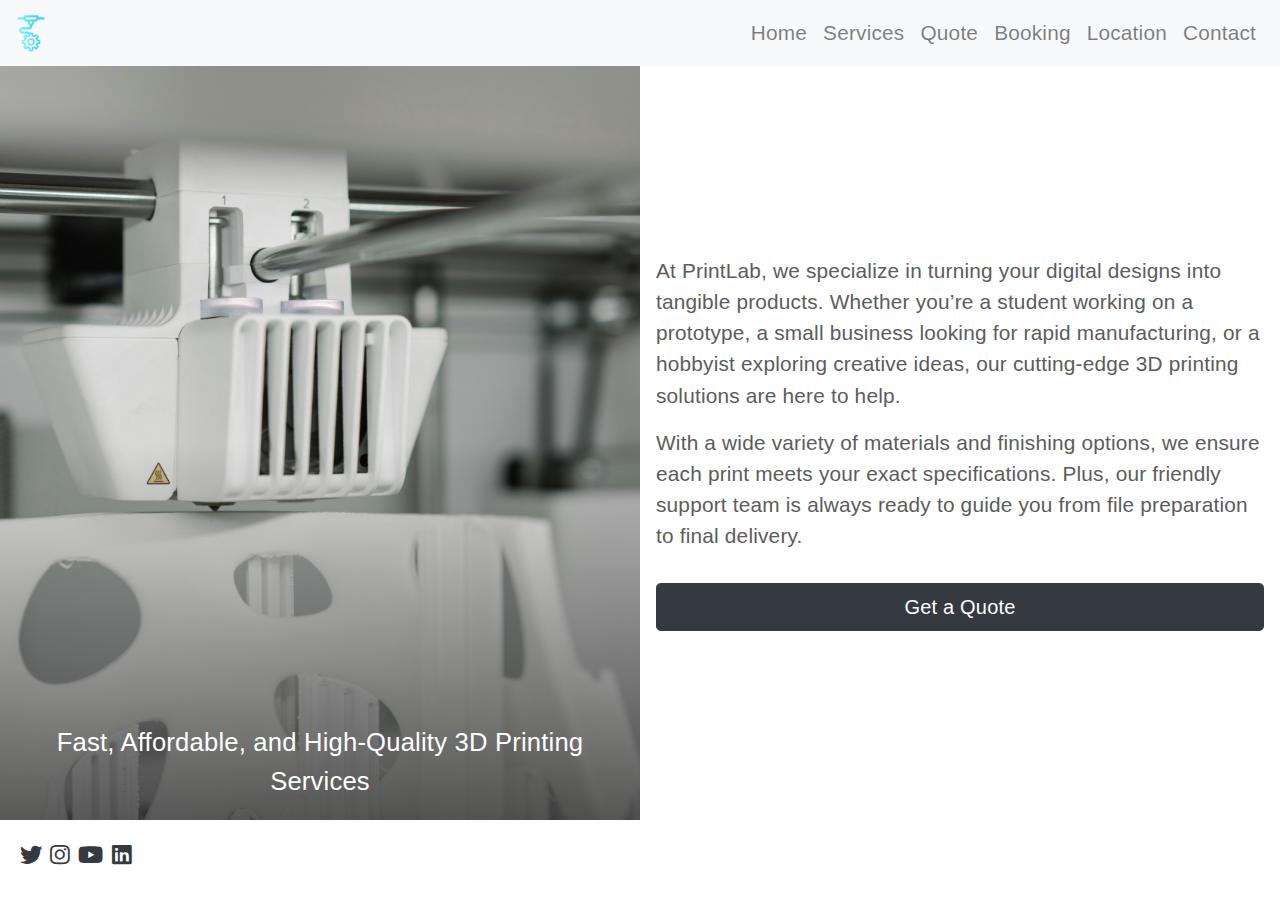
<file: index.html>
<!DOCTYPE html>
<html lang="en">
<head>
    <meta charset="UTF-8" />
    <meta name="viewport" content="width=device-width, initial-scale=1.0"/>
    <title>PrintLab - Home</title>
    <link rel="stylesheet" href="https://stackpath.bootstrapcdn.com/bootstrap/4.5.2/css/bootstrap.min.css">
    <link rel="stylesheet" href="https://cdnjs.cloudflare.com/ajax/libs/font-awesome/6.0.0-beta3/css/all.min.css"/>
    <link rel="stylesheet" href="css/style.css">
</head>
<body>
<div id="page-container">
    <div id="navbar-placeholder"></div>
    <script>
        fetch('navbar.html')
          .then(response => response.text())
          .then(data => { document.getElementById('navbar-placeholder').innerHTML = data; })
          .catch(error => console.error('Error loading navbar:', error));
    </script>

    <div id="main-content" class="container-fluid p-0">
        <div class="row no-gutters full-height">
            <div class="col-md-6 position-relative image-column full-height">
                <img src="images/homepage.jpg" alt="3D printer" class="img-fluid w-100 h-100">
                <div style="position: absolute; left: 0; bottom: 0; width: 100%; height: 50%; background: linear-gradient(to top, rgba(0,0,0,0.6), transparent);"></div>
                <div class="position-absolute text-white" style="bottom: 20px; left: 20px; right: 20px; text-align: center;font-family: Helvetica, sans-serif; font-size: 1.6rem; font-weight: 100;">
                    Fast, Affordable, and High-Quality 3D Printing Services
                </div>
            </div>
            <div class="col-md-6 d-flex flex-column justify-content-center p-3 full-height">
                    <p>
                        At PrintLab, we specialize in turning your digital designs into tangible products.
                        Whether you’re a student working on a prototype, a small business looking for rapid
                        manufacturing, or a hobbyist exploring creative ideas, our cutting-edge 3D printing
                        solutions are here to help.
                    </p>
                    <p>
                        With a wide variety of materials and finishing options, we ensure each print meets your
                        exact specifications. Plus, our friendly support team is always ready to guide you from
                        file preparation to final delivery.
                    </p>
                    <a href="quote.html" class="btn btn-dark btn-lg mt-3">Get a Quote</a>
            </div>
        </div>
    </div>

    <div id="footer-placeholder"></div>
    <script>
        fetch('footer.html')
          .then(response => response.text())
          .then(data => { document.getElementById('footer-placeholder').innerHTML = data; })
          .catch(error => console.error('Error loading footer:', error));
    </script>
</div>

<script src="https://code.jquery.com/jquery-3.5.1.slim.min.js"></script>
<script src="https://cdn.jsdelivr.net/npm/popper.js@1.16.1/dist/umd/popper.min.js"></script>
<script src="https://stackpath.bootstrapcdn.com/bootstrap/4.5.2/js/bootstrap.min.js"></script>
</body>
</html>
</file>
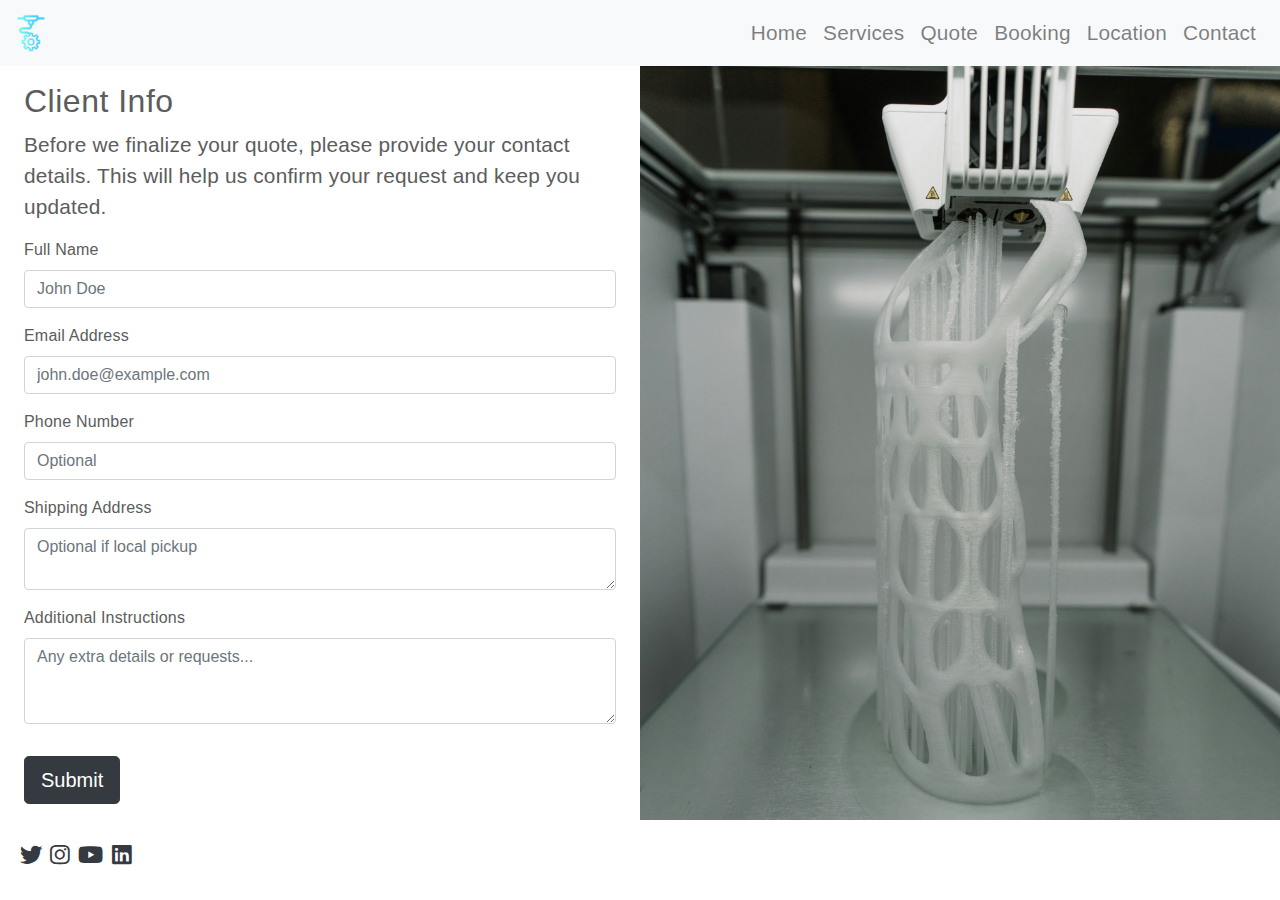
<file: client-info.html>
<!DOCTYPE html>
<html lang="en">
<head>
  <meta charset="UTF-8" />
  <title>Client Info - PrintLab</title>
  <meta name="viewport" content="width=device-width, initial-scale=1.0"/>
  <link rel="stylesheet" href="https://stackpath.bootstrapcdn.com/bootstrap/4.5.2/css/bootstrap.min.css">
  <link rel="stylesheet" href="https://cdnjs.cloudflare.com/ajax/libs/font-awesome/6.0.0-beta3/css/all.min.css"/>
  <link rel="stylesheet" href="css/style.css">
</head>
<body>
<div id="page-container">
  <div id="navbar-placeholder"></div>
  <script>
    fetch('navbar.html')
      .then(response => response.text())
      .then(data => { document.getElementById('navbar-placeholder').innerHTML = data; })
      .catch(error => console.error('Error loading navbar:', error));
  </script>

  <div id="main-content" class="container-fluid p-0" style="min-height:80vh;">
    <div class="row no-gutters full-height">
      <div class="col-md-6 d-flex flex-column justify-content-center p-4 full-height">
        <h2>Client Info</h2>
        <p>
          Before we finalize your quote, please provide your contact details.
          This will help us confirm your request and keep you updated.
        </p>
        <form id="clientInfoForm">
          <div class="form-group">
            <label for="fullName">Full Name</label>
            <input type="text" class="form-control" id="fullName" placeholder="John Doe" required>
          </div>
          <div class="form-group">
            <label for="emailAddress">Email Address</label>
            <input type="email" class="form-control" id="emailAddress" placeholder="john.doe@example.com" required>
          </div>
          <div class="form-group">
            <label for="phoneNumber">Phone Number</label>
            <input type="tel" class="form-control" id="phoneNumber" placeholder="Optional">
          </div>
          <div class="form-group">
            <label for="shippingAddress">Shipping Address</label>
            <textarea class="form-control" id="shippingAddress" rows="2" placeholder="Optional if local pickup"></textarea>
          </div>
          <div class="form-group">
            <label for="additionalInstructions">Additional Instructions</label>
            <textarea class="form-control" id="additionalInstructions" rows="3" placeholder="Any extra details or requests..."></textarea>
          </div>
          <button type="submit" class="btn btn-dark btn-lg mt-3">Submit</button>
        </form>
      </div>
      <div class="col-md-6 position-relative image-column full-height">
        <img src="images/client_info.jpg" alt="Client Info" class="img-fluid w-100" style="object-fit: cover;">
      </div>
    </div>
  </div>

  <div id="footer-placeholder"></div>
  <script>
    fetch('footer.html')
      .then(response => response.text())
      .then(data => { document.getElementById('footer-placeholder').innerHTML = data; })
      .catch(error => console.error('Error loading footer:', error));
  </script>
</div>

<script src="https://code.jquery.com/jquery-3.5.1.slim.min.js"></script>
<script src="https://cdn.jsdelivr.net/npm/popper.js@1.16.1/dist/umd/popper.min.js"></script>
<script src="https://stackpath.bootstrapcdn.com/bootstrap/4.5.2/js/bootstrap.min.js"></script>
<script src="js/main.js"></script>
</body>
</html>
</file>
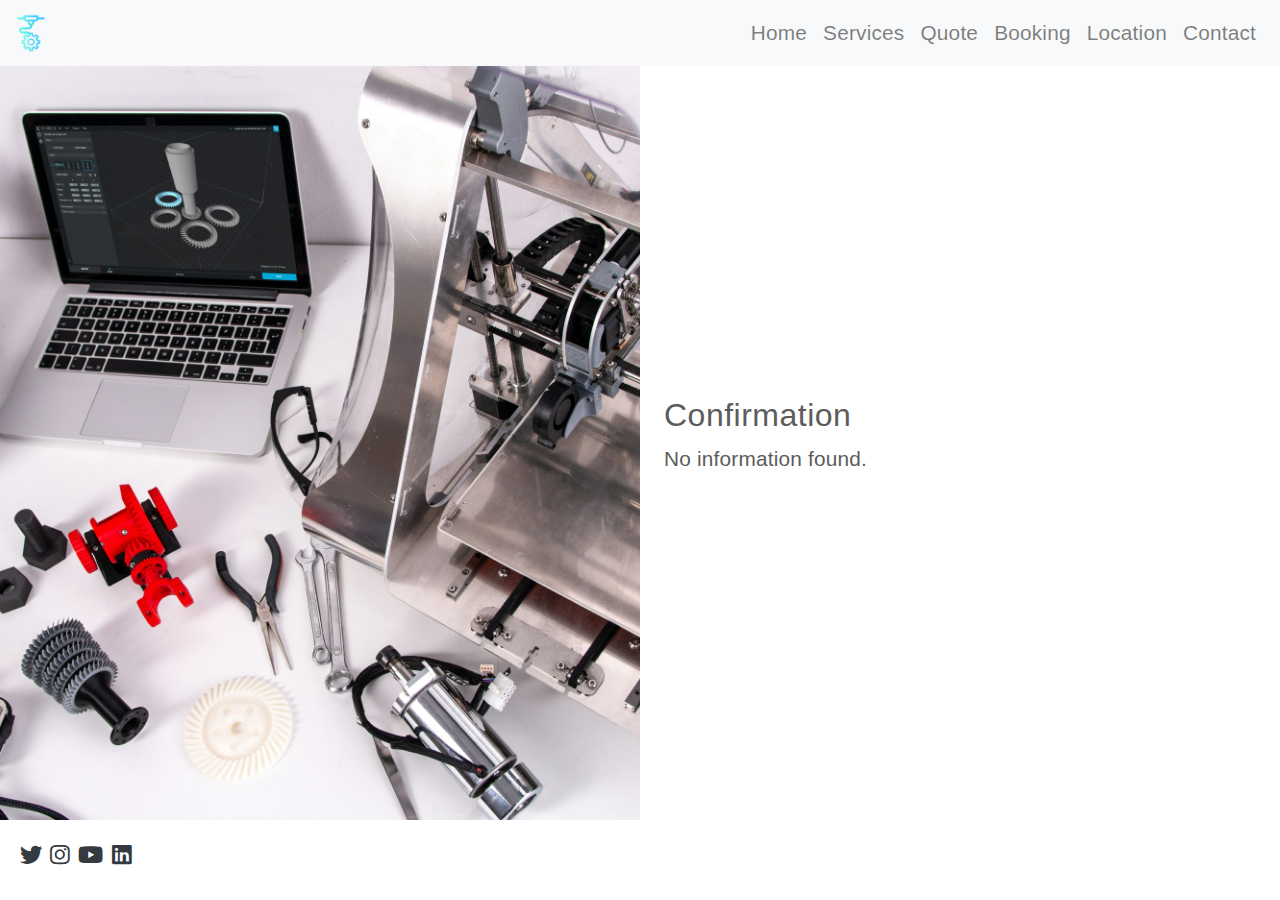
<file: confirmation.html>
<!DOCTYPE html>
<html lang="en">
<head>
  <meta charset="UTF-8">
  <title>Confirmation - PrintLab</title>
  <meta name="viewport" content="width=device-width, initial-scale=1.0"/>
  <link rel="stylesheet" href="https://stackpath.bootstrapcdn.com/bootstrap/4.5.2/css/bootstrap.min.css">
  <link rel="stylesheet" href="https://cdnjs.cloudflare.com/ajax/libs/font-awesome/6.0.0-beta3/css/all.min.css"/>
  <link rel="stylesheet" href="css/style.css">
</head>
<body>
<div id="page-container">
  <div id="navbar-placeholder"></div>
  <script>
    fetch('navbar.html')
      .then(response => response.text())
      .then(data => { document.getElementById('navbar-placeholder').innerHTML = data; })
      .catch(error => console.error('Error loading navbar:', error));
  </script>

  <div id="main-content" class="container-fluid p-0">
    <div class="row no-gutters full-height">
      <div class="col-md-6 position-relative image-column full-height">
        <img src="images/confirmation.jpg" alt="Confirmation" class="img-fluid w-100 h-100" style="object-fit: cover;">
      </div>
      <div class="col-md-6 d-flex flex-column justify-content-center p-4 full-height">
        <h2 id="confirmTitle">Confirmation</h2>
        <p id="confirmMessage"></p>

        <div id="quoteDetails" style="display: none;">
          <h4>Order Details</h4>
          <p><strong>Reference Number:</strong> #ABC123456789</p>
          <p><strong>Material Selected:</strong> <span id="confirmMaterial"></span></p>
          <p><strong>Color/Finish Selected:</strong> <span id="confirmColorFinish"></span></p>
          <p><strong>Quantity:</strong> <span id="confirmQuantity"></span></p>
          <p><strong>Additional Info:</strong> <span id="confirmInstructions"></span></p>
          <hr>
          <h5>Client Information</h5>
          <p><strong>Name:</strong> <span id="confirmName"></span></p>
          <p><strong>Email:</strong> <span id="confirmEmail"></span></p>
          <p><strong>Phone:</strong> <span id="confirmPhone"></span></p>
          <p><strong>Shipping Address:</strong> <span id="confirmShipping"></span></p>
          <p><strong>Additional Instructions:</strong> <span id="confirmAdditional"></span></p>
          <p class="mt-3"><em>
            We’ll review your 3D model and send a final estimate shortly.
            Once approved, printing will begin and we’ll notify you when your order is ready.
          </em></p>
          <button class="btn btn-dark mt-3" onclick="window.print()">Print This Page</button>
        </div>

        <div id="bookingDetails" style="display: none;">
          <h4>Booking Details</h4>
          <p><strong>Name:</strong> <span id="bookConfirmName"></span></p>
          <p><strong>Email:</strong> <span id="bookConfirmEmail"></span></p>
          <p><strong>Date:</strong> <span id="bookConfirmDate"></span></p>
          <p><strong>Time:</strong> <span id="bookConfirmTime"></span></p>
          <p><strong>Project Details:</strong> <span id="bookConfirmDetails"></span></p>
          <p class="mt-3"><em>
            Thank you for booking a consultation. We’ll follow up via email shortly with more details.
          </em></p>
          <button class="btn btn-dark mt-3" onclick="window.print()">Print This Page</button>
        </div>
      </div>
    </div>
  </div>

  <div id="footer-placeholder"></div>
  <script>
    fetch('footer.html')
      .then(response => response.text())
      .then(data => { document.getElementById('footer-placeholder').innerHTML = data; })
      .catch(error => console.error('Error loading footer:', error));
  </script>
</div>

<script src="https://code.jquery.com/jquery-3.5.1.slim.min.js"></script>
<script src="https://cdn.jsdelivr.net/npm/popper.js@1.16.1/dist/umd/popper.min.js"></script>
<script src="https://stackpath.bootstrapcdn.com/bootstrap/4.5.2/js/bootstrap.min.js"></script>
<script src="js/main.js"></script>
</body>
</html>
</file>
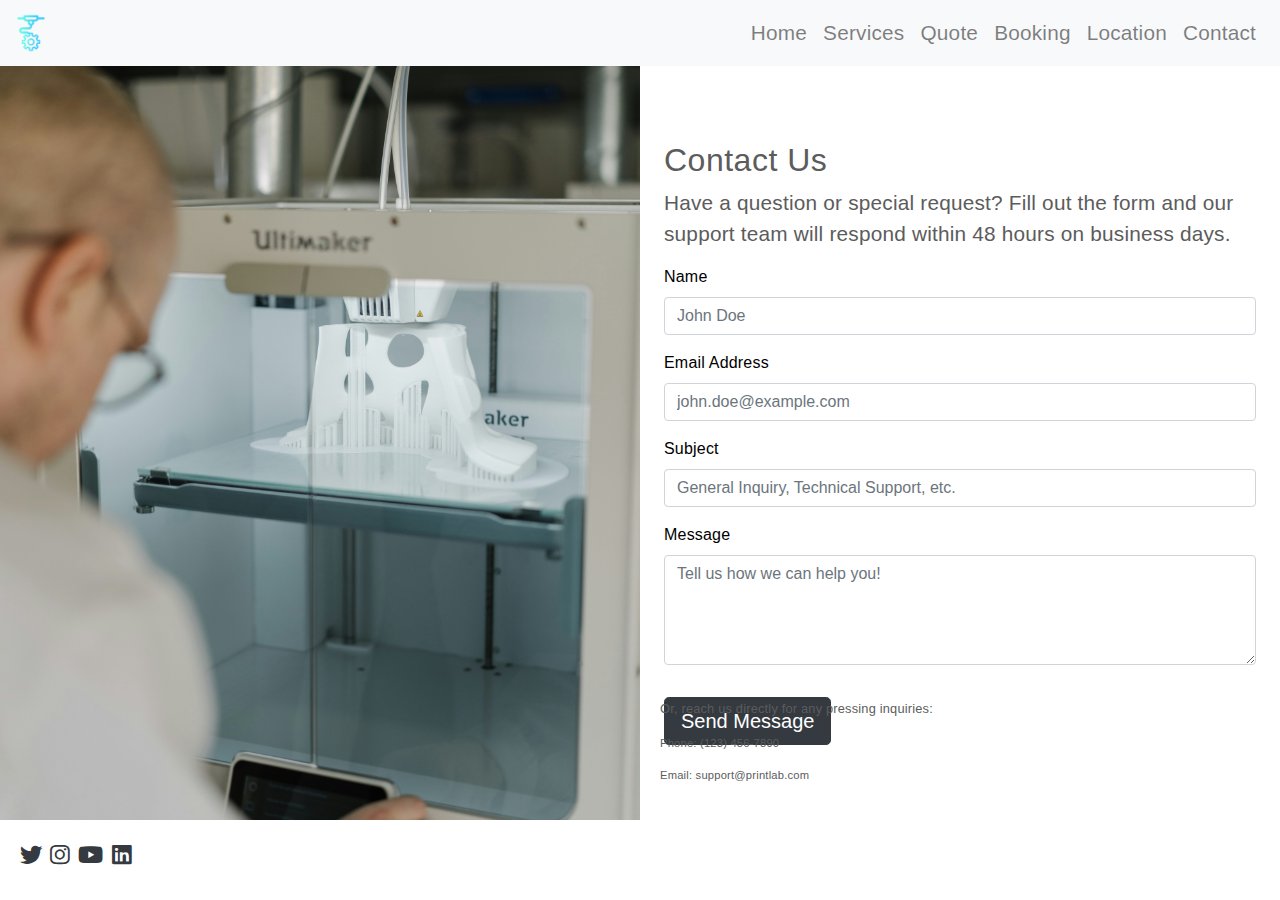
<file: contact.html>
<!DOCTYPE html>
<html lang="en">
<head>
  <meta charset="UTF-8">
  <title>Contact - PrintLab</title>
  <meta name="viewport" content="width=device-width, initial-scale=1.0"/>
  <link rel="stylesheet" href="https://stackpath.bootstrapcdn.com/bootstrap/4.5.2/css/bootstrap.min.css">
  <link rel="stylesheet" href="https://cdnjs.cloudflare.com/ajax/libs/font-awesome/6.0.0-beta3/css/all.min.css"/>
  <link rel="stylesheet" href="css/style.css">
  <style>
    /* Minimal inline style for demonstration */
    .image-column img {
      object-fit: cover;
      width: 100%;
      height: 100%;
    }
  </style>
</head>
<body>
<div id="page-container">
  <div id="navbar-placeholder"></div>
  <script>
    fetch('navbar.html')
      .then(response => response.text())
      .then(data => {
        document.getElementById('navbar-placeholder').innerHTML = data;
      })
      .catch(error => console.error('Error loading navbar:', error));
  </script>

  <div id="main-content" class="container-fluid p-0" style="min-height: 80vh;">
    <div class="row no-gutters full-height">
      <div class="col-md-6 position-relative image-column full-height">
        <img src="images/contact.jpg" alt="Contact" class="img-fluid">
      </div>

      <div class="col-md-6 d-flex flex-column justify-content-center p-4 full-height location-text">
        <h2>Contact Us</h2>
        <p>
          Have a question or special request? Fill out the form and our support team will respond
          within 48 hours on business days.
        </p>
        <form id="contactForm">
          <div class="form-group">
            <label for="contactName">Name</label>
            <input type="text" class="form-control" id="contactName" placeholder="John Doe" required>
          </div>
          <div class="form-group">
            <label for="contactEmail">Email Address</label>
            <input type="email" class="form-control" id="contactEmail" placeholder="john.doe@example.com" required>
          </div>
          <div class="form-group">
            <label for="contactSubject">Subject</label>
            <input type="text" class="form-control" id="contactSubject" placeholder="General Inquiry, Technical Support, etc.">
          </div>
          <div class="form-group">
            <label for="contactMessage">Message</label>
            <textarea class="form-control" id="contactMessage" rows="4" placeholder="Tell us how we can help you!"></textarea>
          </div>
          <button type="submit" class="btn btn-dark btn-lg mt-3">Send Message</button>
        </form>
        <div class="position-absolute" style="bottom: 20px; left: 20px; color: #fff;">
          <p style="font-size:0.8rem">Or, reach us directly for any pressing inquiries:</p>
          <p style="font-size:0.7rem">Phone: (123) 456-7890</p>
          <p style="font-size:0.7rem">Email: support@printlab.com</p>
        </div>
      </div>
    </div>
  </div>

  <div id="footer-placeholder"></div>
  <script>
    fetch('footer.html')
      .then(response => response.text())
      .then(data => {
        document.getElementById('footer-placeholder').innerHTML = data;
      })
      .catch(error => console.error('Error loading footer:', error));
  </script>
</div>

<script src="https://code.jquery.com/jquery-3.5.1.slim.min.js"></script>
<script src="https://cdn.jsdelivr.net/npm/popper.js@1.16.1/dist/umd/popper.min.js"></script>
<script src="https://stackpath.bootstrapcdn.com/bootstrap/4.5.2/js/bootstrap.min.js"></script>
<script src="js/main.js"></script>
</body>
</html>
</file>
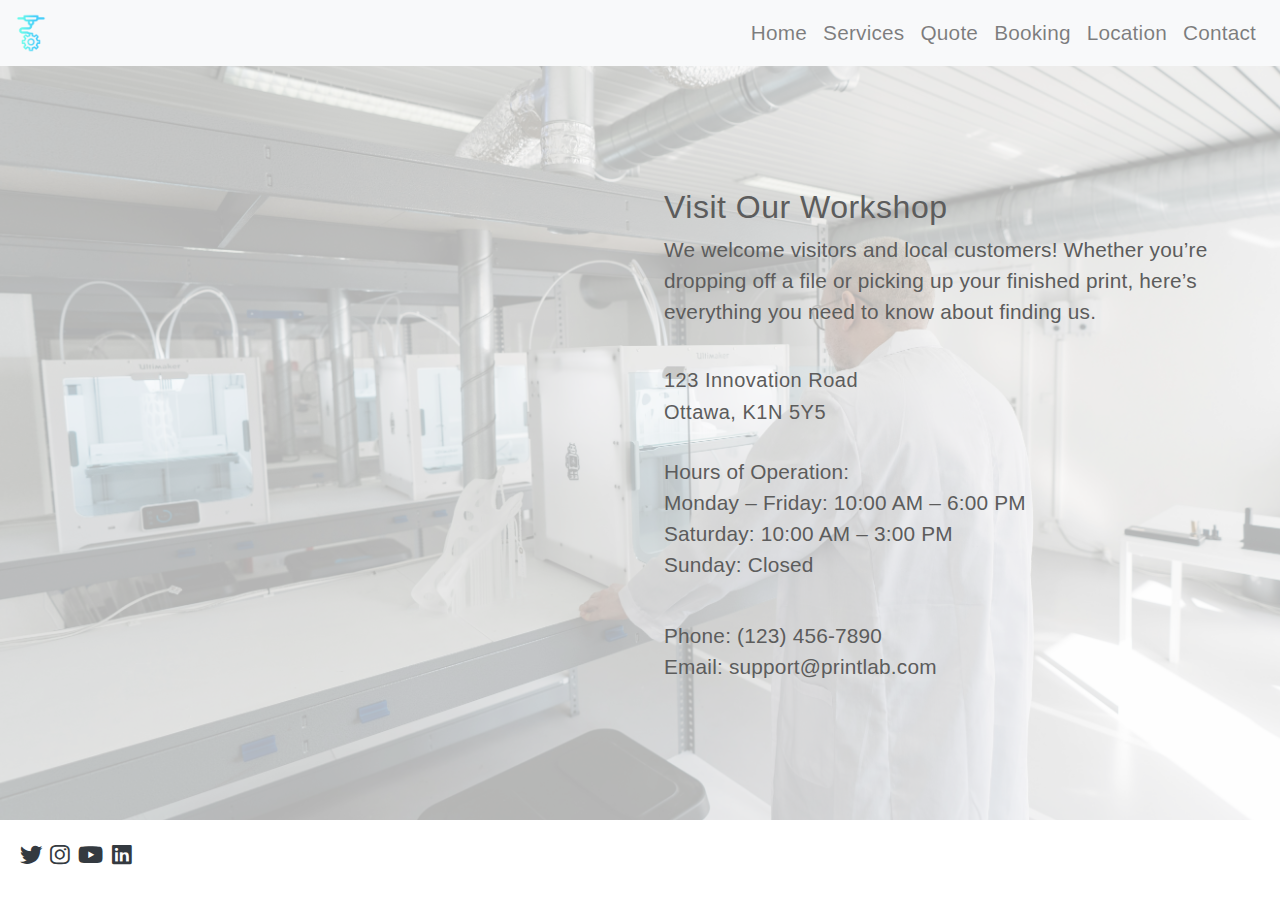
<file: location.html>
<!DOCTYPE html>
<html lang="en">
<head>
  <meta charset="UTF-8">
  <title>Location - PrintLab</title>
  <meta name="viewport" content="width=device-width, initial-scale=1.0"/>
  <link rel="stylesheet" href="https://stackpath.bootstrapcdn.com/bootstrap/4.5.2/css/bootstrap.min.css">
  <link rel="stylesheet" href="https://cdnjs.cloudflare.com/ajax/libs/font-awesome/6.0.0-beta3/css/all.min.css"/>
  <link rel="stylesheet" href="css/style.css">
  <style>
    #main-content {
      position: relative;
      z-index: 1;
    }
    .bg-image {
      position: absolute;
      top: 0;
      left: 0;
      width: 100%;
      height: 100%;
      background: url('images/location.jpg') center center / cover no-repeat fixed;
      opacity: 0.3;
      z-index: -1; /* Behind content */
    }
    .map-container {
      height: 80%;
      min-height: 400px;
    }
  </style>
</head>
<body>
<div id="page-container">
  <div id="navbar-placeholder"></div>
  <script>
    fetch('navbar.html')
      .then(response => response.text())
      .then(data => { document.getElementById('navbar-placeholder').innerHTML = data; })
      .catch(error => console.error('Error loading navbar:', error));
  </script>

  <div id="main-content" class="container-fluid p-0" style="min-height: 80vh;">
    <div class="bg-image"></div>

    <div class="row no-gutters full-height">
      <div class="col-md-6 d-flex align-items-center justify-content-center full-height">
        <div class="map-container">
          <iframe src="https://www.google.com/maps/embed?pb=!1m18!1m12!1m3!1d595.3975862953802!2d-75.67902287794561!3d45.41960038039164!2m3!1f0!2f0!3f0!3m2!1i1024!2i768!4f13.1!3m3!1m2!1s0x4cce05a74fac7013%3A0x347e8ee96695c601!2sSite%20-%20Faculty%20of%20Engineering!5e0!3m2!1sen!2sca!4v1739672043338!5m2!1sen!2sca"
                  width="100%" height="100%" style="border:0;" allowfullscreen="" loading="lazy" referrerpolicy="no-referrer-when-downgrade">
          </iframe>
        </div>
      </div>

      <div class="col-md-6 d-flex flex-column justify-content-center p-4 full-height location-text">
        <h2>Visit Our Workshop</h2>
        <p>
          We welcome visitors and local customers! Whether you’re dropping off a file or picking up your finished print, here’s everything you need to know about finding us.
        </p>
        <h5 class="mt-4">123 Innovation Road</h5>
        <h5>Ottawa, K1N 5Y5</h5>
        <p class="mt-4">
          <strong>Hours of Operation:</strong><br>
          Monday – Friday: 10:00 AM – 6:00 PM<br>
          Saturday: 10:00 AM – 3:00 PM<br>
          Sunday: Closed
        </p>
        <p class="mt-4">
          <strong>Phone:</strong> (123) 456-7890<br>
          <strong>Email:</strong> support@printlab.com
        </p>
      </div>
    </div>
  </div>

  <div id="footer-placeholder"></div>
  <script>
    fetch('footer.html')
      .then(response => response.text())
      .then(data => { document.getElementById('footer-placeholder').innerHTML = data; })
      .catch(error => console.error('Error loading footer:', error));
  </script>
</div>

<script src="https://code.jquery.com/jquery-3.5.1.slim.min.js"></script>
<script src="https://cdn.jsdelivr.net/npm/popper.js@1.16.1/dist/umd/popper.min.js"></script>
<script src="https://stackpath.bootstrapcdn.com/bootstrap/4.5.2/js/bootstrap.min.js"></script>
</body>
</html>
</file>
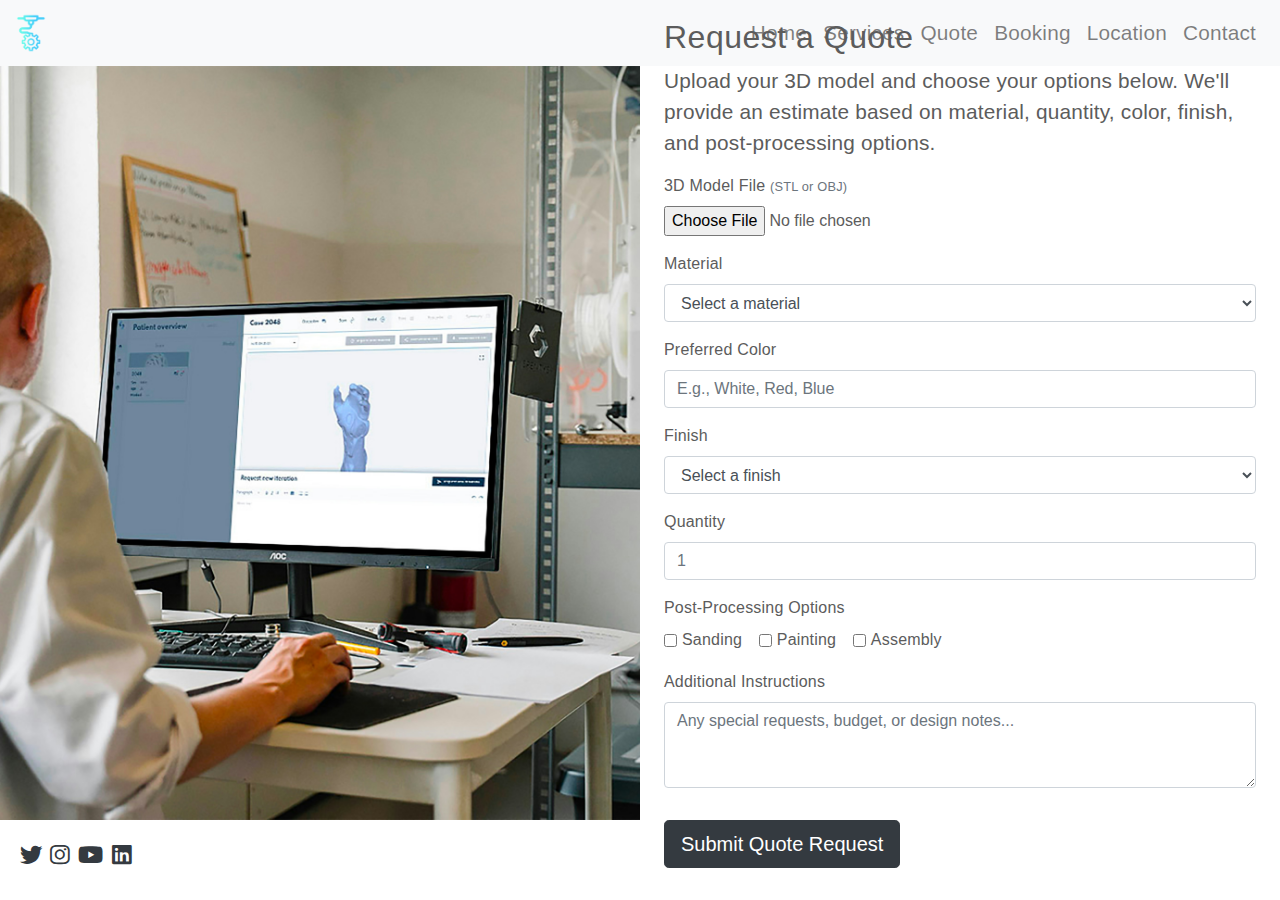
<file: quote.html>
<!DOCTYPE html>
<html lang="en">
<head>
  <meta charset="UTF-8">
  <title>Request a Quote - PrintLab</title>
  <meta name="viewport" content="width=device-width, initial-scale=1.0"/>
  <link rel="stylesheet" href="https://stackpath.bootstrapcdn.com/bootstrap/4.5.2/css/bootstrap.min.css">
  <link rel="stylesheet" href="https://cdnjs.cloudflare.com/ajax/libs/font-awesome/6.0.0-beta3/css/all.min.css"/>
  <link rel="stylesheet" href="css/style.css">
</head>
<body>
<div id="page-container">
  <div id="navbar-placeholder"></div>
  <script>
    fetch('navbar.html')
      .then(response => response.text())
      .then(data => { document.getElementById('navbar-placeholder').innerHTML = data; })
      .catch(error => console.error('Error loading navbar:', error));
  </script>

  <div id="main-content" class="container-fluid p-0" style="min-height:80vh;">
    <div class="row no-gutters full-height">
      <div class="col-md-6 position-relative image-column full-height">
        <img src="images/quote.jpg" alt="Request a Quote" class="img-fluid w-100 h-100" style="object-fit: cover;">
      </div>
      <div class="col-md-6 d-flex flex-column justify-content-center p-4 full-height">
        <h2>Request a Quote</h2>
        <p>
          Upload your 3D model and choose your options below. We'll provide an estimate based on material, quantity, color, finish, and post-processing options.
        </p>
        <form id="quoteForm">
          <div class="form-group">
            <label for="fileUpload">3D Model File <small class="text-muted">(STL or OBJ)</small></label>
            <input type="file" class="form-control-file" id="fileUpload" accept=".stl,.obj" required>
          </div>

          <div class="form-group">
            <label for="material">Material</label>
            <select class="form-control" id="material" required>
              <option value="" disabled selected>Select a material</option>
              <option>PLA</option>
              <option>ABS</option>
              <option>PETG</option>
              <option>Resin (Standard)</option>
              <option>Resin (Tough)</option>
            </select>
          </div>

          <div class="form-group">
            <label for="color">Preferred Color</label>
            <input type="text" class="form-control" id="color" placeholder="E.g., White, Red, Blue">
          </div>

          <div class="form-group">
            <label for="finish">Finish</label>
            <select class="form-control" id="finish">
              <option value="" disabled selected>Select a finish</option>
              <option>Matte</option>
              <option>Glossy</option>
              <option>Satin</option>
            </select>
          </div>

          <div class="form-group">
            <label for="quantity">Quantity</label>
            <input type="number" class="form-control" id="quantity" placeholder="1" min="1">
          </div>

          <div class="form-group">
            <label>Post-Processing Options</label><br>
            <div class="form-check form-check-inline">
              <input class="form-check-input" type="checkbox" id="optionSanding" value="Sanding">
              <label class="form-check-label" for="optionSanding">Sanding</label>
            </div>
            <div class="form-check form-check-inline">
              <input class="form-check-input" type="checkbox" id="optionPainting" value="Painting">
              <label class="form-check-label" for="optionPainting">Painting</label>
            </div>
            <div class="form-check form-check-inline">
              <input class="form-check-input" type="checkbox" id="optionAssembly" value="Assembly">
              <label class="form-check-label" for="optionAssembly">Assembly</label>
            </div>
          </div>

          <div class="form-group">
            <label for="instructions">Additional Instructions</label>
            <textarea class="form-control" id="instructions" rows="3" placeholder="Any special requests, budget, or design notes..."></textarea>
          </div>

          <button type="submit" class="btn btn-dark btn-lg mt-3">Submit Quote Request</button>
        </form>
      </div>
    </div>
  </div>

  <div id="footer-placeholder"></div>
  <script>
    fetch('footer.html')
      .then(response => response.text())
      .then(data => { document.getElementById('footer-placeholder').innerHTML = data; })
      .catch(error => console.error('Error loading footer:', error));
  </script>
</div>

<script src="https://code.jquery.com/jquery-3.5.1.slim.min.js"></script>
<script src="https://cdn.jsdelivr.net/npm/popper.js@1.16.1/dist/umd/popper.min.js"></script>
<script src="https://stackpath.bootstrapcdn.com/bootstrap/4.5.2/js/bootstrap.min.js"></script>
<script src="js/main.js"></script>
</body>
</html>
</file>
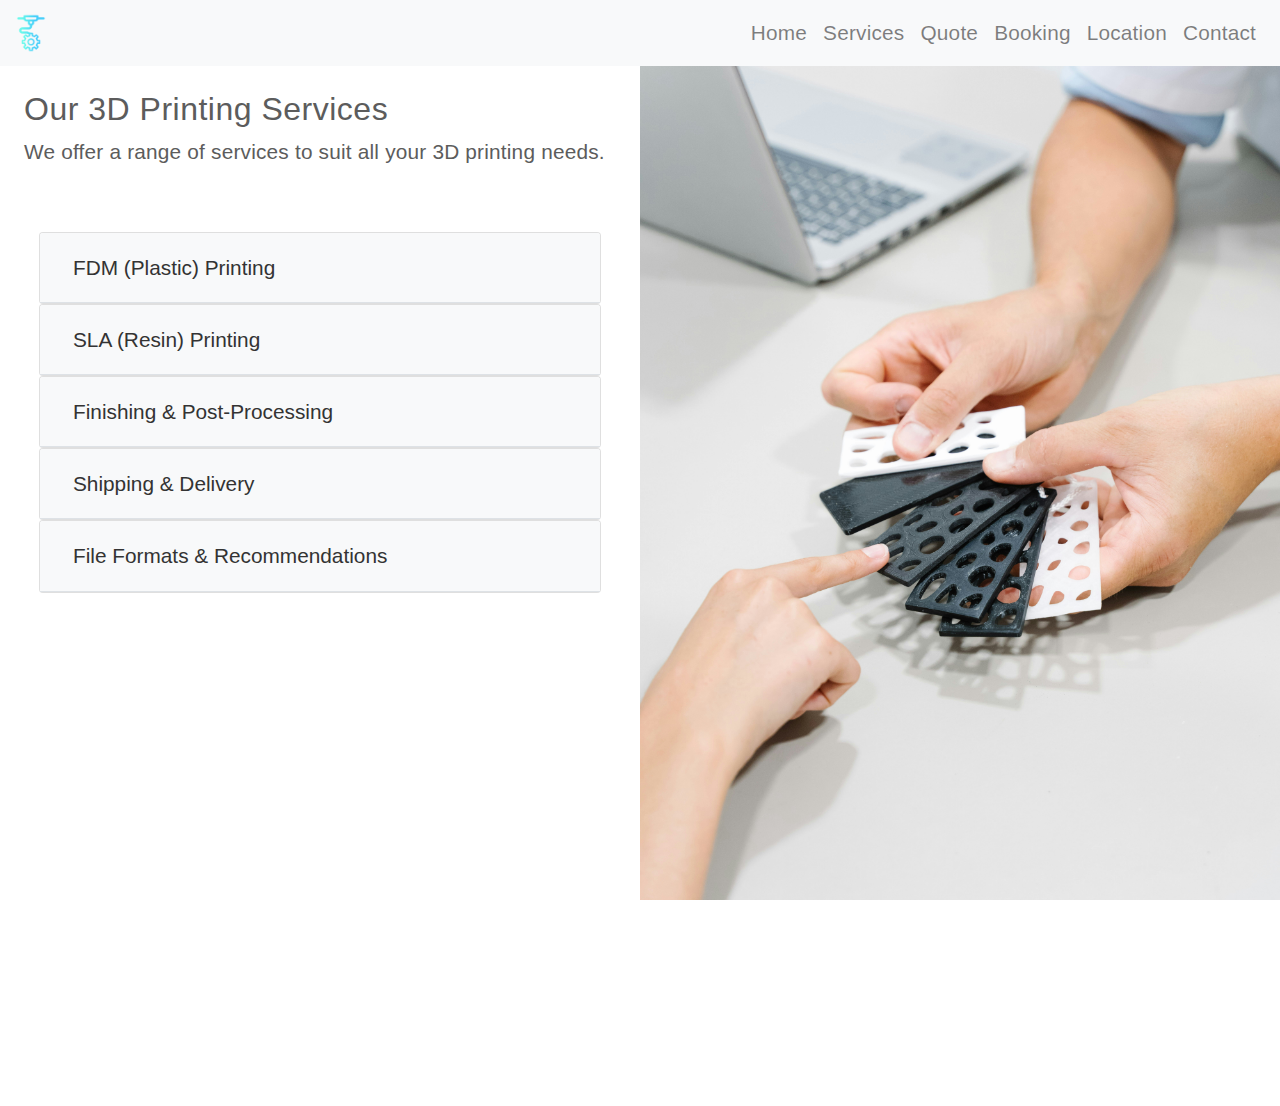
<file: services.html>
<!DOCTYPE html>
<html lang="en">
<head>
  <meta charset="UTF-8">
  <title>PrintLab - Services</title>
  <meta name="viewport" content="width=device-width, initial-scale=1.0"/>
  <link rel="stylesheet" href="https://stackpath.bootstrapcdn.com/bootstrap/4.5.2/css/bootstrap.min.css">
  <link rel="stylesheet" href="https://cdnjs.cloudflare.com/ajax/libs/font-awesome/6.0.0-beta3/css/all.min.css"/>
  <link rel="stylesheet" href="css/style.css">
  <style>
    /* Custom accordion button styling */
    .btn-accordion {
      color: #333;
      font-size: 1.3rem;
      text-decoration: none;
      font-weight: 300;
    }
    .btn-accordion:hover {
      text-decoration: none;
      color: #0d6efd;
    }
    .card-header {
      background-color: #f8f9fa;
      border-bottom: 1px solid #dee2e6;
    }
  </style>
</head>
<body>
<div id="page-container">
  <div id="navbar-placeholder"></div>
  <script>
    fetch('navbar.html')
      .then(response => response.text())
      .then(data => { document.getElementById('navbar-placeholder').innerHTML = data; })
      .catch(error => console.error('Error loading navbar:', error));
  </script>

  <div id="main-content" class="container-fluid p-0">
    <div class="row no-gutters">
      <div class="col-md-6 d-flex flex-column justify-content-center p-4 full-height">
        <h2>Our 3D Printing Services</h2>
        <p>We offer a range of services to suit all your 3D printing needs.</p>
        <div class="container my-5">
          <div id="servicesAccordion">
            <div class="card">
              <div class="card-header" id="headingFDM">
                <h5 class="mb-0">
                  <button class="btn btn-accordion" data-toggle="collapse" data-target="#collapseFDM" aria-expanded="false" aria-controls="collapseFDM">
                    FDM (Plastic) Printing
                  </button>
                </h5>
              </div>
              <div id="collapseFDM" class="collapse" aria-labelledby="headingFDM" data-parent="#servicesAccordion">
                <div class="card-body">
                  <img src="images/fdm.jpg" alt="FDM Printing" class="img-fluid mb-3">
                  <ul>
                    <li>PLA: Starting at $0.10/gram</li>
                    <li>ABS: Starting at $0.12/gram</li>
                    <li>PETG: Starting at $0.13/gram</li>
                    <li>TPU: Starting at $0.15/gram</li>
                  </ul>
                  <p><strong>Turnaround Time:</strong> 2–5 business days</p>
                  <p><em>Description:</em> Our FDM printing process utilizes robust plastic materials ideal for rapid prototyping and functional parts. Perfect for creating durable prototypes and low-cost production parts.</p>
                </div>
              </div>
            </div>

            <div class="card">
              <div class="card-header" id="headingSLA">
                <h5 class="mb-0">
                  <button class="btn btn-accordion collapsed" data-toggle="collapse" data-target="#collapseSLA" aria-expanded="false" aria-controls="collapseSLA">
                    SLA (Resin) Printing
                  </button>
                </h5>
              </div>
              <div id="collapseSLA" class="collapse" aria-labelledby="headingSLA" data-parent="#servicesAccordion">
                <div class="card-body">
                  <img src="images/sla.jpg" alt="SLA Printing" class="img-fluid mb-3">
                  <ul>
                    <li>Standard Resin: Starting at $0.15/ml</li>
                    <li>Tough Resin: Starting at $0.20/ml</li>
                    <li>Castable Resin: Starting at $0.25/ml</li>
                  </ul>
                  <p><strong>Turnaround Time:</strong> 3–7 business days</p>
                  <p><em>Description:</em> Our SLA printing process offers exceptional resolution and surface finish for intricate details. Choose from a variety of resins to match your project's functional and aesthetic needs.</p>
                </div>
              </div>
            </div>

            <div class="card">
              <div class="card-header" id="headingFinishing">
                <h5 class="mb-0">
                  <button class="btn btn-accordion collapsed" data-toggle="collapse" data-target="#collapseFinishing" aria-expanded="false" aria-controls="collapseFinishing">
                    Finishing & Post-Processing
                  </button>
                </h5>
              </div>
              <div id="collapseFinishing" class="collapse" aria-labelledby="headingFinishing" data-parent="#servicesAccordion">
                <div class="card-body">
                  <img src="images/finishing.jpg" alt="Finishing & Post-Processing" class="img-fluid mb-3">
                  <ul>
                    <li>Sanding & Polishing</li>
                    <li>Painting & Dyeing</li>
                    <li>Assembly & Hardware Integration</li>
                  </ul>
                  <p><strong>Price:</strong> Custom Quote (depends on components and labor)</p>
                  <p><strong>Note:</strong> Finishing steps may add 1–10 extra business days.</p>
                  <p><em>Description:</em> Enhance the appearance and functionality of your prints with our finishing services. Our team can sand, polish, paint, or integrate hardware to give your project a professional touch.</p>
                </div>
              </div>
            </div>

            <div class="card">
              <div class="card-header" id="headingShipping">
                <h5 class="mb-0">
                  <button class="btn btn-accordion collapsed" data-toggle="collapse" data-target="#collapseShipping" aria-expanded="false" aria-controls="collapseShipping">
                    Shipping & Delivery
                  </button>
                </h5>
              </div>
              <div id="collapseShipping" class="collapse" aria-labelledby="headingShipping" data-parent="#servicesAccordion">
                <div class="card-body">
                  <p><strong>Domestic Shipping:</strong> Starts at $11.99</p>
                  <p><strong>International Shipping:</strong> Available upon request</p>
                  <p><strong>Local Pickup:</strong> Free</p>
                  <p><em>Description:</em> We provide reliable shipping options to ensure your prints arrive on time and in perfect condition. Local pickup is also available for added convenience.</p>
                </div>
              </div>
            </div>

            <div class="card">
              <div class="card-header" id="headingFormats">
                <h5 class="mb-0">
                  <button class="btn btn-accordion collapsed" data-toggle="collapse" data-target="#collapseFormats" aria-expanded="false" aria-controls="collapseFormats">
                    File Formats & Recommendations
                  </button>
                </h5>
              </div>
              <div id="collapseFormats" class="collapse" aria-labelledby="headingFormats" data-parent="#servicesAccordion">
                <div class="card-body">
                  <p>We accept STL, OBJ, and STEP files as standard.</p>
                  <p>If you have another format, let us know and we’ll work with you.</p>
                  <p>Not sure which material is best for your project? Contact our specialists for personalized recommendations—whether you need precision, durability, flexibility, or heat resistance.</p>
                </div>
              </div>
            </div>

          </div>
        </div>
      </div>
      <div class="col-md-6 position-relative image-column">
        <img src="images/services.jpg" alt="3D Printing Services" class="img-fluid w-100" style="object-fit: cover; height: auto;">
      </div>
    </div>
  </div>

  <div id="footer-placeholder"></div>
  <script>
    fetch('footer.html')
      .then(response => response.text())
      .then(data => { document.getElementById('footer-placeholder').innerHTML = data; })
      .catch(error => console.error('Error loading footer:', error));
  </script>
</div>

<script src="https://code.jquery.com/jquery-3.5.1.slim.min.js"></script>
<script src="https://cdn.jsdelivr.net/npm/popper.js@1.16.1/dist/umd/popper.min.js"></script>
<script src="https://stackpath.bootstrapcdn.com/bootstrap/4.5.2/js/bootstrap.min.js"></script>
</body>
</html>
</file>
<file: css/style.css>
body {
    font-family: 'Helvetica', Arial, sans-serif;
    font-weight: 100;
    line-height: 1.5;
    letter-spacing: 0.2px;
    font-size: 16px;
    color: #5c5c5c;
}

* {
    font-family: inherit;
}

h1, h2, h3, h4, h5, h6 {
    font-weight: 300;
    letter-spacing: 0.5px;
    color: #5c5c5c;
}

p, li, a, span {
    font-weight: 300;
    font-size: 1.3rem;
    color: #5c5c5c;
}

html, body {
    height: 100%;
    margin: 0;
    padding: 0;
    overflow-x: hidden;
}

#page-container {
    display: flex;
    flex-direction: column;
    height: 100vh;
}

#main-content {
    flex: 1;
}

.full-height {
    height: 100%;
}

.row.full-height {
    height: 100%;
}

.image-column img {
    object-fit: cover;
    display: block;
    width: 100%;
    height: auto;
    max-height: 100%;
}

.location-text {
    color: #000;
}

.map-container {
    width: 80%;
    max-width: 600px;
    margin: 0 auto;
}

@media (max-width: 768px) {
    .map-container {
         width: 90%;
         max-width: none;
    }
}
</file>
